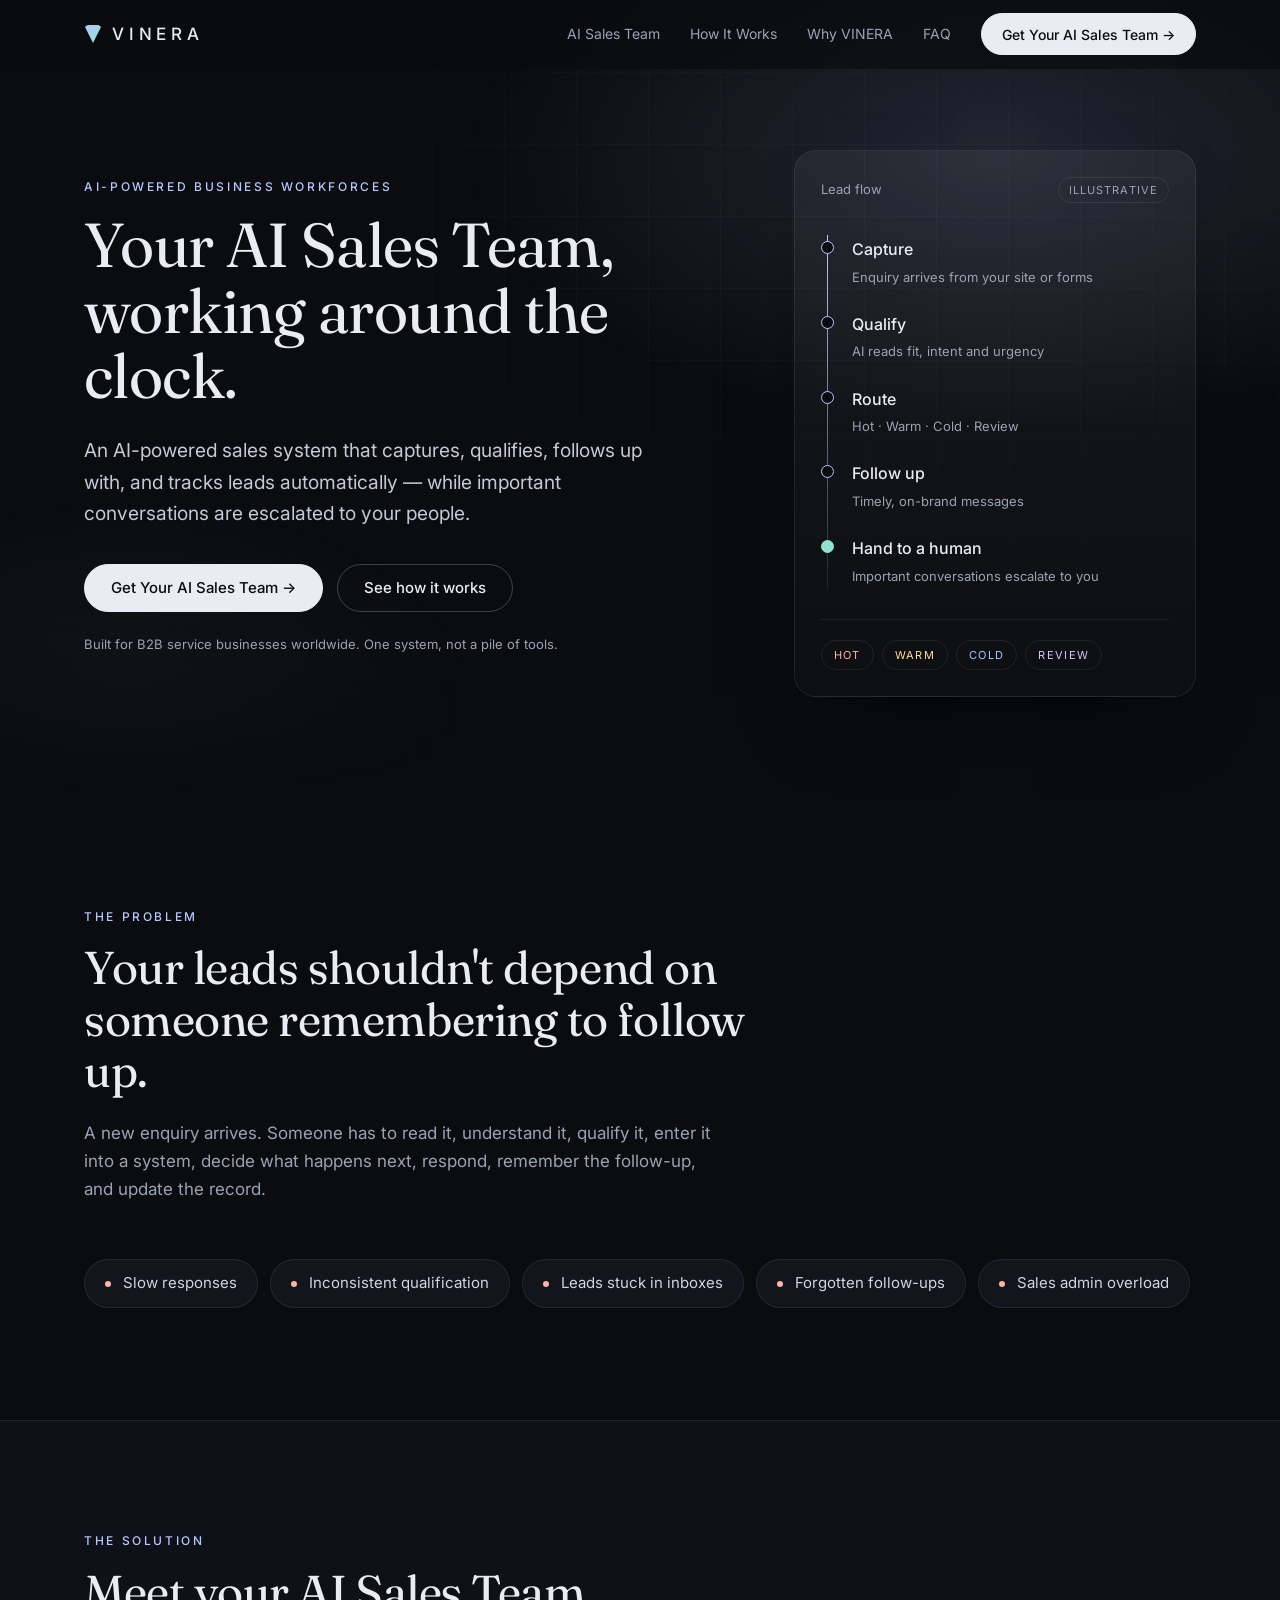
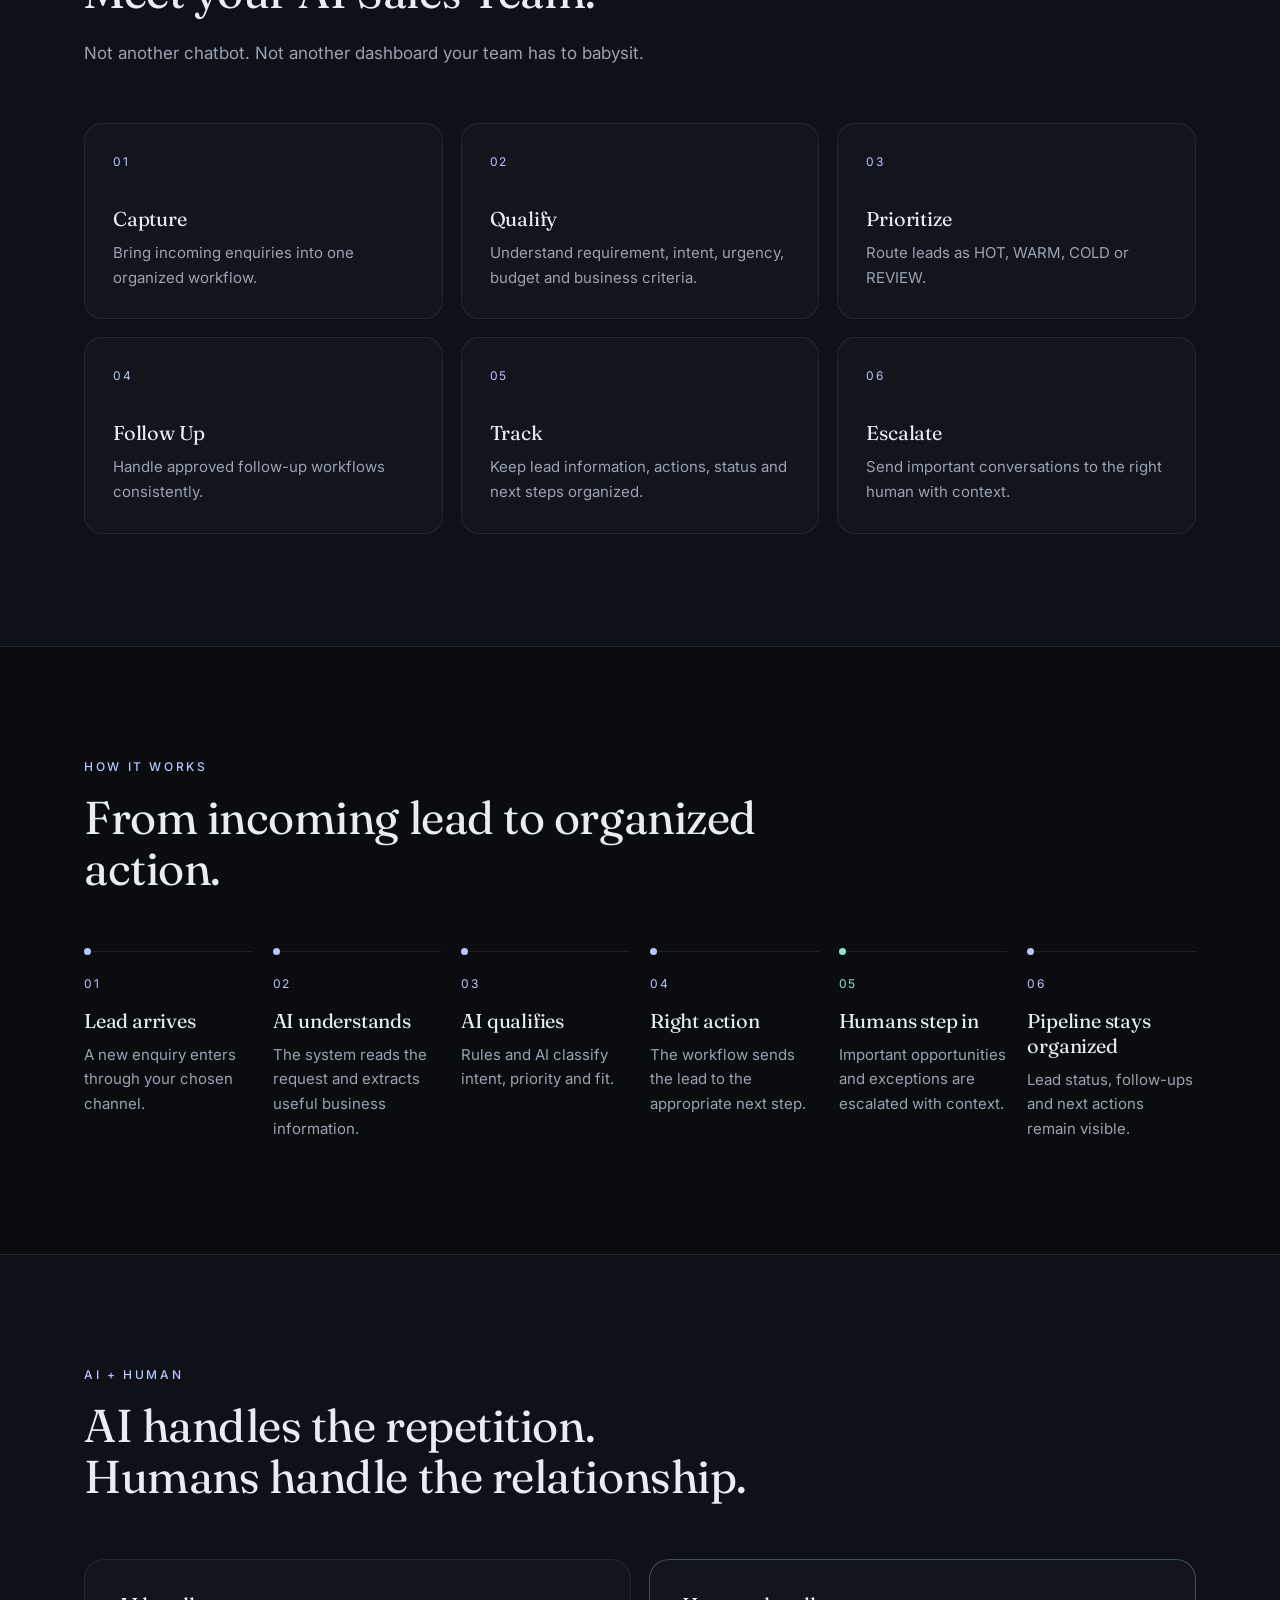
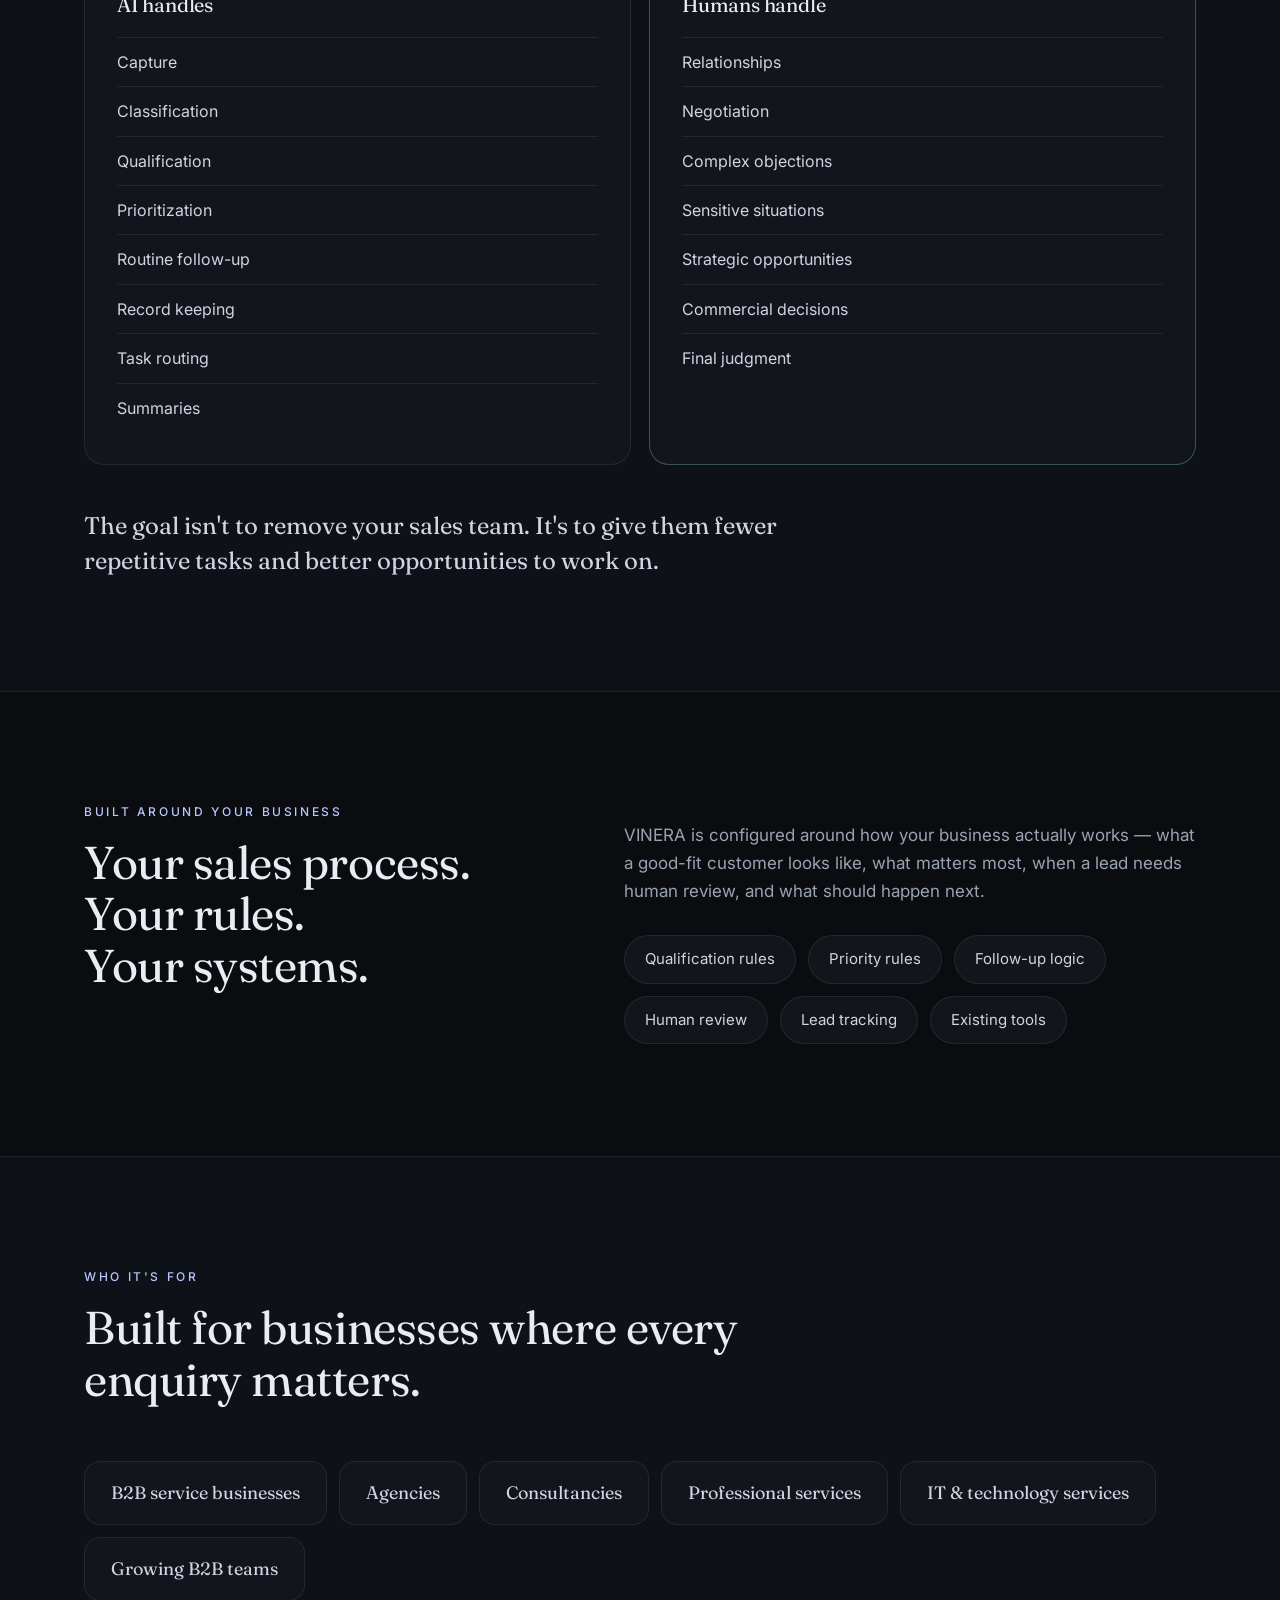
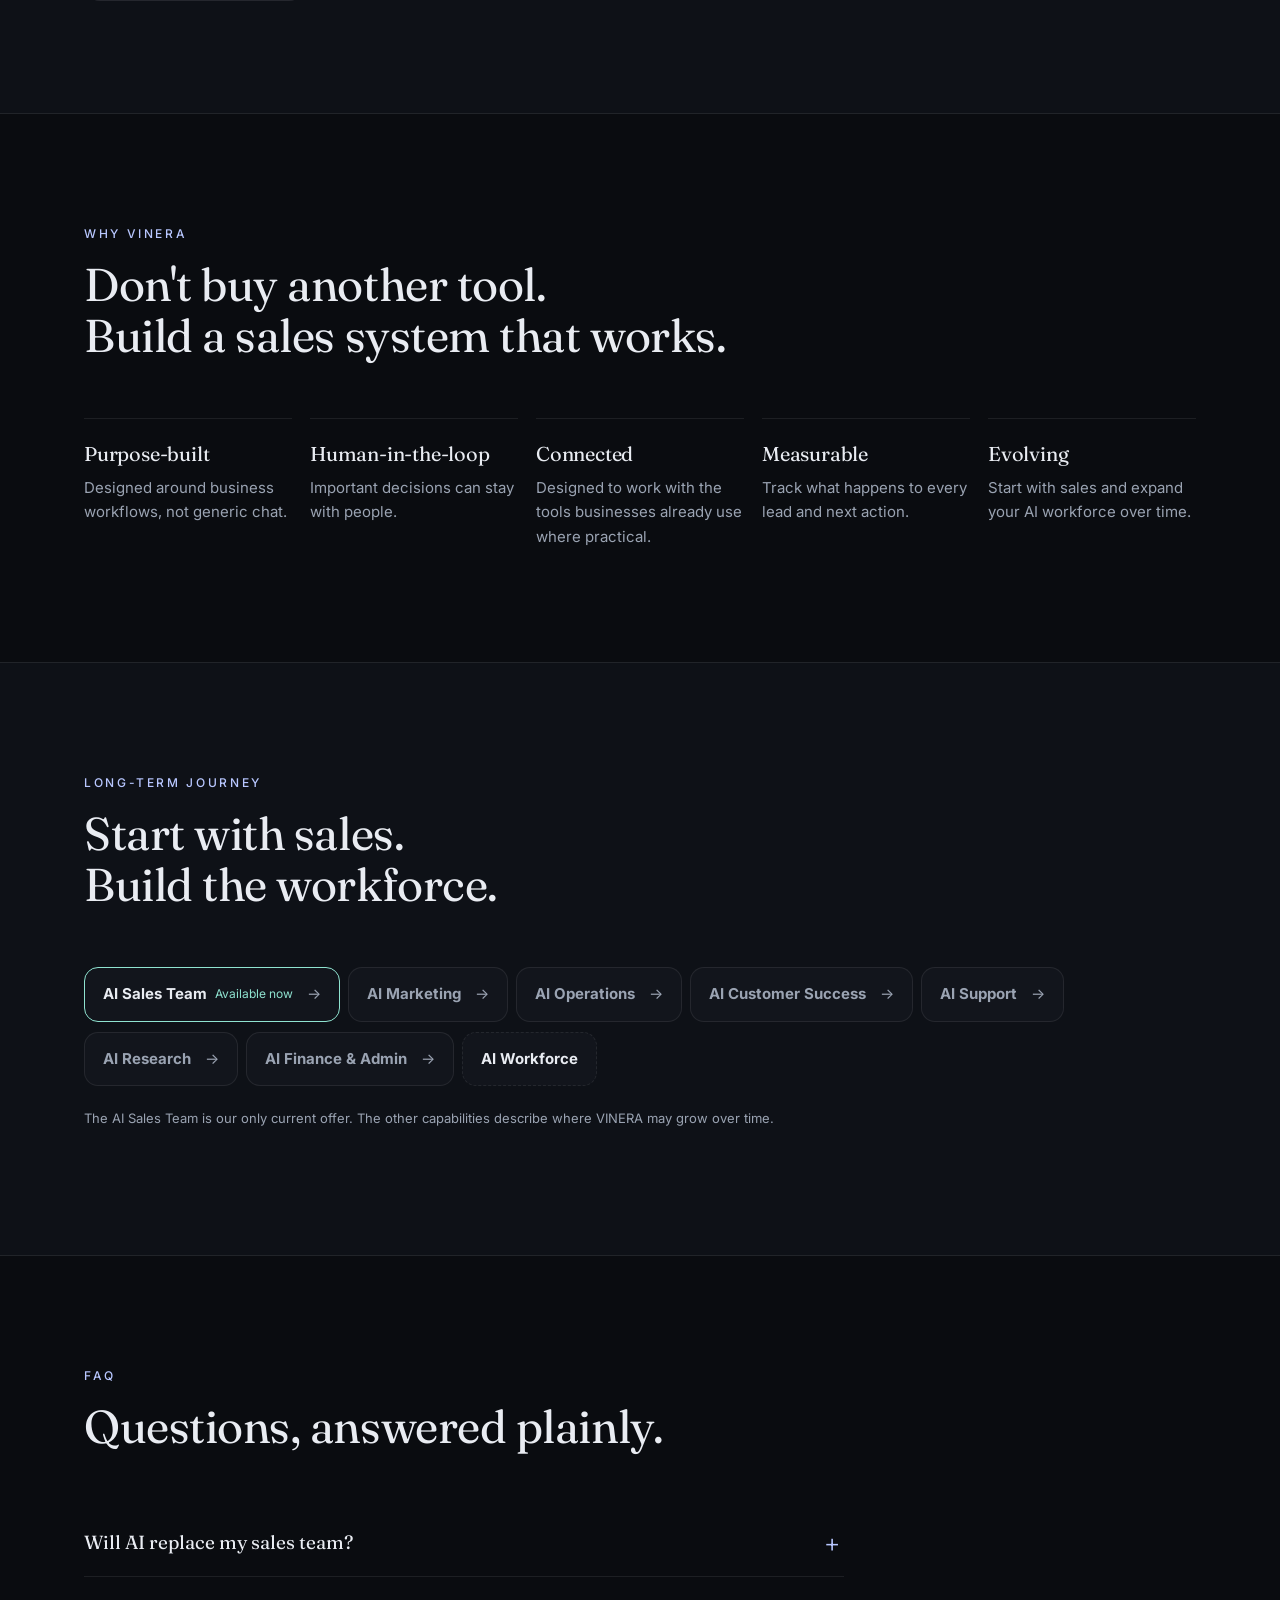
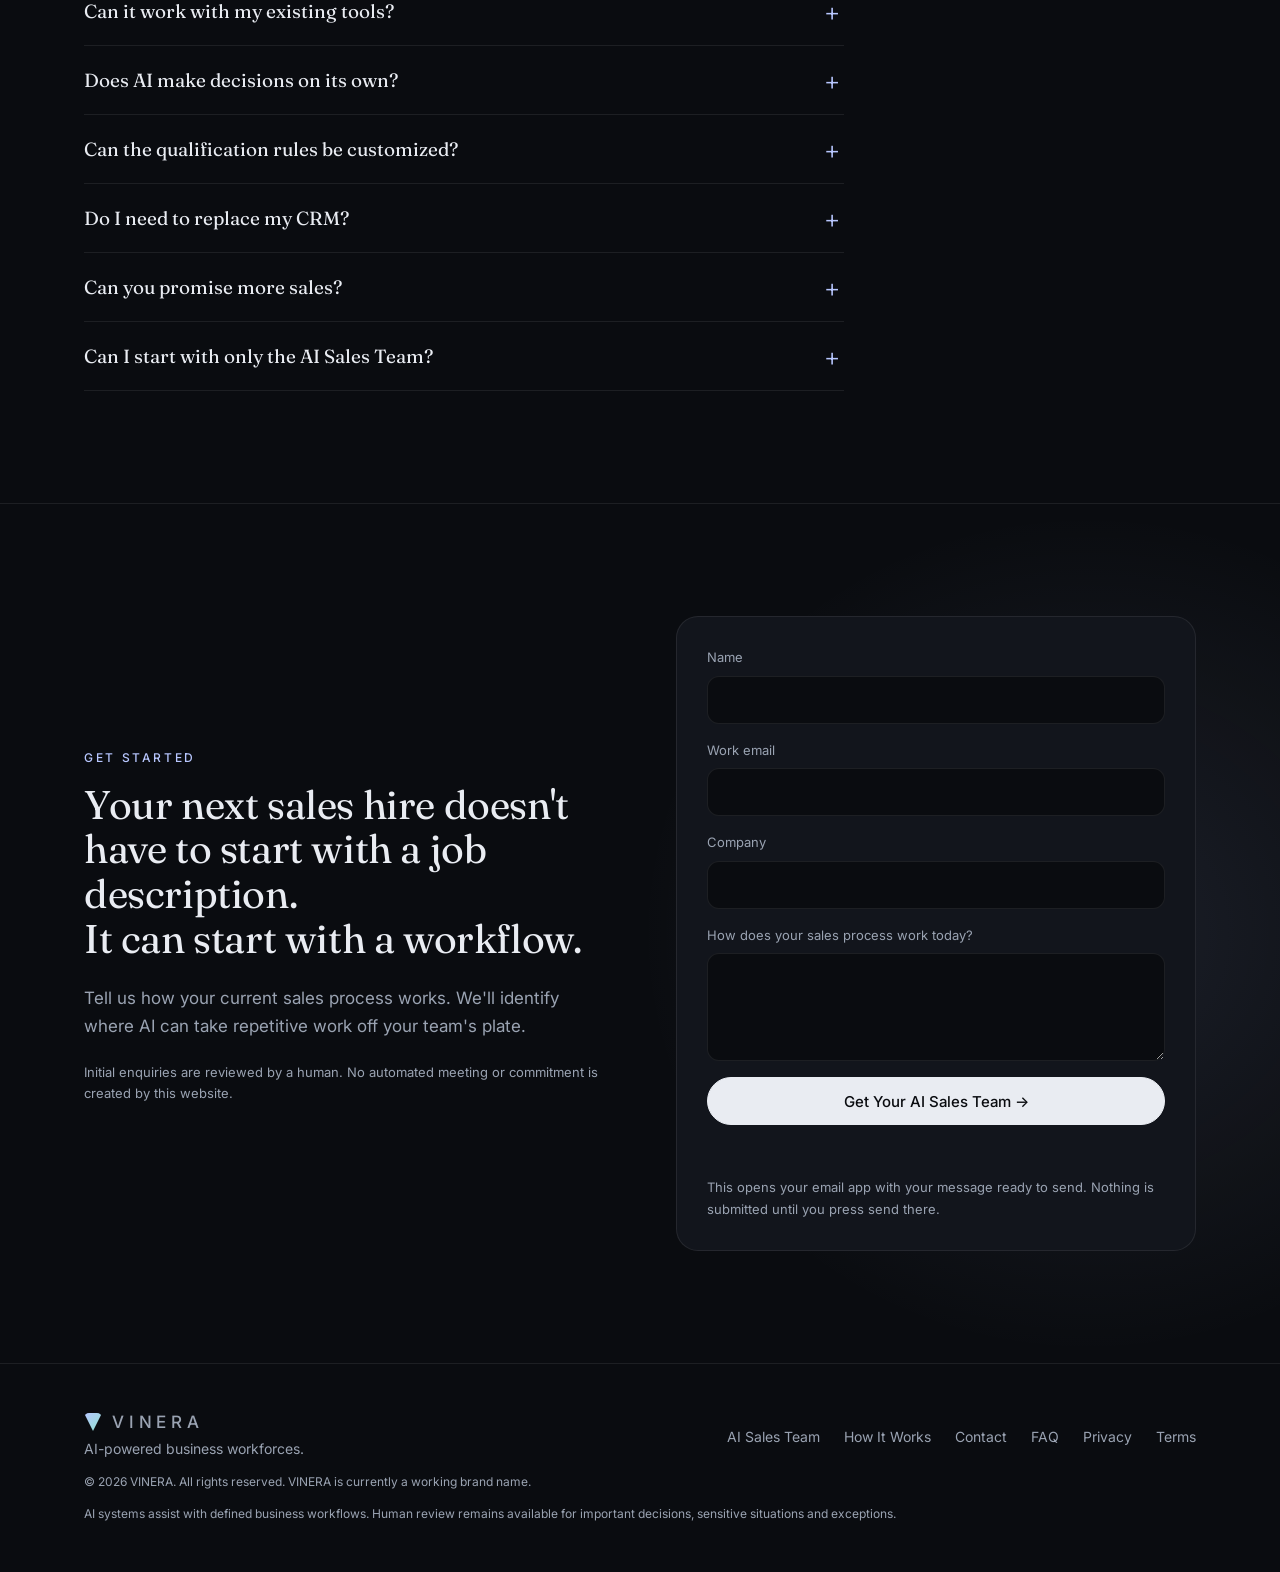
<file: index.html>
<!doctype html>
<html lang="en">
<head>
<meta charset="utf-8">
<meta name="viewport" content="width=device-width, initial-scale=1">
<title>VINERA — Your AI Sales Team</title>
<meta name="description" content="VINERA builds an AI Sales Team for B2B service businesses: lead capture, qualification, follow-up and tracking, with important conversations escalated to humans.">
<meta name="theme-color" content="#0a0c10">
<link rel="icon" href="data:image/svg+xml,%3Csvg xmlns='http://www.w3.org/2000/svg' viewBox='0 0 32 32'%3E%3Crect width='32' height='32' rx='8' fill='%230a0c10'/%3E%3Cpath d='M7 9l9 15 9-15' fill='none' stroke='%23b8c7ff' stroke-width='2.5' stroke-linecap='round' stroke-linejoin='round'/%3E%3C/svg%3E">
<link rel="preconnect" href="https://fonts.googleapis.com">
<link rel="preconnect" href="https://fonts.gstatic.com" crossorigin>
<link href="https://fonts.googleapis.com/css2?family=Fraunces:opsz,wght@9..144,400;9..144,500&family=Inter:wght@400;500;600&display=swap" rel="stylesheet">
<link rel="stylesheet" href="styles.css">
</head>
<body>
<a class="skip" href="#main">Skip to content</a>

<header class="nav" id="nav">
  <div class="wrap nav-in">
    <a class="logo" href="#top" aria-label="VINERA home"><span class="logo-mark" aria-hidden="true"></span>VINERA</a>
    <button class="burger" id="burger" aria-label="Open menu" aria-expanded="false" aria-controls="menu"><span></span><span></span></button>
    <nav class="menu" id="menu" aria-label="Primary">
      <a href="#sales-team">AI Sales Team</a>
      <a href="#how">How It Works</a>
      <a href="#why">Why VINERA</a>
      <a href="#faq">FAQ</a>
      <a class="btn btn-sm" href="#contact">Get Your AI Sales Team →</a>
    </nav>
  </div>
</header>

<main id="main">
<section class="hero" id="top">
  <div class="hero-bg" aria-hidden="true"></div>
  <div class="wrap hero-grid">
    <div class="hero-copy">
      <p class="eyebrow">AI-POWERED BUSINESS WORKFORCES</p>
      <h1>Your AI Sales Team,<br>working around the clock.</h1>
      <p class="lead">An AI-powered sales system that captures, qualifies, follows up with, and tracks leads automatically — while important conversations are escalated to your people.</p>
      <div class="cta-row">
        <a class="btn" href="#contact">Get Your AI Sales Team →</a>
        <a class="btn btn-ghost" href="#how">See how it works</a>
      </div>
      <p class="fine">Built for B2B service businesses worldwide. One system, not a pile of tools.</p>
    </div>

    <div class="hero-visual" aria-label="Illustration of the lead flow: capture, qualify, follow up, escalate">
      <div class="panel">
        <div class="panel-head"><span>Lead flow</span><span class="tag">Illustrative</span></div>
        <ol class="flow">
          <li><i class="dot"></i><div><b>Capture</b><small>Enquiry arrives from your site or forms</small></div></li>
          <li><i class="dot"></i><div><b>Qualify</b><small>AI reads fit, intent and urgency</small></div></li>
          <li><i class="dot"></i><div><b>Route</b><small>Hot · Warm · Cold · Review</small></div></li>
          <li><i class="dot"></i><div><b>Follow up</b><small>Timely, on-brand messages</small></div></li>
          <li class="human"><i class="dot"></i><div><b>Hand to a human</b><small>Important conversations escalate to you</small></div></li>
        </ol>
        <div class="chips"><span class="chip c-hot">HOT</span><span class="chip c-warm">WARM</span><span class="chip c-cold">COLD</span><span class="chip c-rev">REVIEW</span></div>
      </div>
    </div>
  </div>
</section>

<section class="sec" id="problem">
  <div class="wrap">
    <div class="sec-head">
      <p class="eyebrow">THE PROBLEM</p>
      <h2>Your leads shouldn't depend on someone remembering to follow up.</h2>
      <p class="body">A new enquiry arrives. Someone has to read it, understand it, qualify it, enter it into a system, decide what happens next, respond, remember the follow-up, and update the record.</p>
    </div>
    <ul class="pains">
      <li>Slow responses</li>
      <li>Inconsistent qualification</li>
      <li>Leads stuck in inboxes</li>
      <li>Forgotten follow-ups</li>
      <li>Sales admin overload</li>
    </ul>
  </div>
</section>

<section class="sec alt" id="sales-team">
  <div class="wrap">
    <div class="sec-head">
      <p class="eyebrow">THE SOLUTION</p>
      <h2>Meet your AI Sales Team.</h2>
      <p class="body">Not another chatbot. Not another dashboard your team has to babysit.</p>
    </div>
    <div class="cards">
      <article class="card"><span class="num">01</span><h3>Capture</h3><p>Bring incoming enquiries into one organized workflow.</p></article>
      <article class="card"><span class="num">02</span><h3>Qualify</h3><p>Understand requirement, intent, urgency, budget and business criteria.</p></article>
      <article class="card"><span class="num">03</span><h3>Prioritize</h3><p>Route leads as HOT, WARM, COLD or REVIEW.</p></article>
      <article class="card"><span class="num">04</span><h3>Follow Up</h3><p>Handle approved follow-up workflows consistently.</p></article>
      <article class="card"><span class="num">05</span><h3>Track</h3><p>Keep lead information, actions, status and next steps organized.</p></article>
      <article class="card"><span class="num">06</span><h3>Escalate</h3><p>Send important conversations to the right human with context.</p></article>
    </div>
  </div>
</section>

<section class="sec" id="how">
  <div class="wrap">
    <div class="sec-head">
      <p class="eyebrow">HOW IT WORKS</p>
      <h2>From incoming lead to organized action.</h2>
    </div>
    <ol class="steps">
      <li><span class="step-n">01</span><h3>Lead arrives</h3><p>A new enquiry enters through your chosen channel.</p></li>
      <li><span class="step-n">02</span><h3>AI understands</h3><p>The system reads the request and extracts useful business information.</p></li>
      <li><span class="step-n">03</span><h3>AI qualifies</h3><p>Rules and AI classify intent, priority and fit.</p></li>
      <li><span class="step-n">04</span><h3>Right action</h3><p>The workflow sends the lead to the appropriate next step.</p></li>
      <li class="is-human"><span class="step-n">05</span><h3>Humans step in</h3><p>Important opportunities and exceptions are escalated with context.</p></li>
      <li><span class="step-n">06</span><h3>Pipeline stays organized</h3><p>Lead status, follow-ups and next actions remain visible.</p></li>
    </ol>
  </div>
</section>

<section class="sec alt" id="ai-human">
  <div class="wrap">
    <div class="sec-head">
      <p class="eyebrow">AI + HUMAN</p>
      <h2>AI handles the repetition.<br>Humans handle the relationship.</h2>
    </div>
    <div class="duo">
      <div class="duo-col">
        <h3>AI handles</h3>
        <ul><li>Capture</li><li>Classification</li><li>Qualification</li><li>Prioritization</li><li>Routine follow-up</li><li>Record keeping</li><li>Task routing</li><li>Summaries</li></ul>
      </div>
      <div class="duo-col human">
        <h3>Humans handle</h3>
        <ul><li>Relationships</li><li>Negotiation</li><li>Complex objections</li><li>Sensitive situations</li><li>Strategic opportunities</li><li>Commercial decisions</li><li>Final judgment</li></ul>
      </div>
    </div>
    <p class="closing">The goal isn't to remove your sales team. It's to give them fewer repetitive tasks and better opportunities to work on.</p>
  </div>
</section>

<section class="sec" id="custom">
  <div class="wrap why-grid">
    <div>
      <p class="eyebrow">BUILT AROUND YOUR BUSINESS</p>
      <h2>Your sales process.<br>Your rules.<br>Your systems.</h2>
    </div>
    <div>
      <p class="body">VINERA is configured around how your business actually works — what a good-fit customer looks like, what matters most, when a lead needs human review, and what should happen next.</p>
      <ul class="tags">
        <li>Qualification rules</li><li>Priority rules</li><li>Follow-up logic</li><li>Human review</li><li>Lead tracking</li><li>Existing tools</li>
      </ul>
    </div>
  </div>
</section>

<section class="sec alt" id="who">
  <div class="wrap">
    <div class="sec-head">
      <p class="eyebrow">WHO IT'S FOR</p>
      <h2>Built for businesses where every enquiry matters.</h2>
    </div>
    <ul class="who">
      <li>B2B service businesses</li><li>Agencies</li><li>Consultancies</li><li>Professional services</li><li>IT &amp; technology services</li><li>Growing B2B teams</li>
    </ul>
  </div>
</section>

<section class="sec" id="why">
  <div class="wrap">
    <div class="sec-head">
      <p class="eyebrow">WHY VINERA</p>
      <h2>Don't buy another tool.<br>Build a sales system that works.</h2>
    </div>
    <ul class="five">
      <li><h3>Purpose-built</h3><p>Designed around business workflows, not generic chat.</p></li>
      <li><h3>Human-in-the-loop</h3><p>Important decisions can stay with people.</p></li>
      <li><h3>Connected</h3><p>Designed to work with the tools businesses already use where practical.</p></li>
      <li><h3>Measurable</h3><p>Track what happens to every lead and next action.</p></li>
      <li><h3>Evolving</h3><p>Start with sales and expand your AI workforce over time.</p></li>
    </ul>
  </div>
</section>

<section class="sec alt" id="journey">
  <div class="wrap">
    <div class="sec-head">
      <p class="eyebrow">LONG-TERM JOURNEY</p>
      <h2>Start with sales.<br>Build the workforce.</h2>
    </div>
    <ol class="journey">
      <li class="now"><b>AI Sales Team</b><small>Available now</small></li>
      <li><b>AI Marketing</b></li>
      <li><b>AI Operations</b></li>
      <li><b>AI Customer Success</b></li>
      <li><b>AI Support</b></li>
      <li><b>AI Research</b></li>
      <li><b>AI Finance &amp; Admin</b></li>
      <li class="end"><b>AI Workforce</b></li>
    </ol>
    <p class="fine">The AI Sales Team is our only current offer. The other capabilities describe where VINERA may grow over time.</p>
  </div>
</section>

<section class="sec" id="faq">
  <div class="wrap narrow">
    <div class="sec-head">
      <p class="eyebrow">FAQ</p>
      <h2>Questions, answered plainly.</h2>
    </div>
    <div class="faq">
      <details><summary>Will AI replace my sales team?</summary><p>No. The system is designed to automate repetitive sales operations while keeping important conversations and decisions with humans.</p></details>
      <details><summary>Can it work with my existing tools?</summary><p>Yes. The system is designed around your existing workflow and the tools you already use where practical.</p></details>
      <details><summary>Does AI make decisions on its own?</summary><p>Only within the repeatable rules and workflows defined for the business. Important, sensitive or uncertain situations can be routed for human review.</p></details>
      <details><summary>Can the qualification rules be customized?</summary><p>Yes. Qualification, priority, follow-up and escalation logic are configured around the business.</p></details>
      <details><summary>Do I need to replace my CRM?</summary><p>Not necessarily. VINERA can be designed around an existing lead-management setup.</p></details>
      <details><summary>Can you promise more sales?</summary><p>No. VINERA automates and organizes parts of the sales workflow; business outcomes depend on the business, offer, leads, market and many other factors.</p></details>
      <details><summary>Can I start with only the AI Sales Team?</summary><p>Yes. That's the recommended starting point. Other AI workforce capabilities can be added later.</p></details>
    </div>
  </div>
</section>

<section class="sec cta-sec" id="contact">
  <div class="wrap cta-grid">
    <div>
      <p class="eyebrow">GET STARTED</p>
      <h2>Your next sales hire doesn't have to start with a job description.<br>It can start with a workflow.</h2>
      <p class="body">Tell us how your current sales process works. We'll identify where AI can take repetitive work off your team's plate.</p>
      <p class="fine">Initial enquiries are reviewed by a human. No automated meeting or commitment is created by this website.</p>
    </div>
    <form class="form" id="form" novalidate>
      <label>Name<input name="name" autocomplete="name" required></label>
      <label>Work email<input name="email" type="email" autocomplete="email" required></label>
      <label>Company<input name="company" autocomplete="organization"></label>
      <label>How does your sales process work today?<textarea name="message" rows="4"></textarea></label>
      <button class="btn" type="submit">Get Your AI Sales Team →</button>
      <p class="form-note" id="form-note" role="status" aria-live="polite"></p>
      <p class="form-help">This opens your email app with your message ready to send. Nothing is submitted until you press send there.</p>
    </form>
  </div>
</section>
</main>

<footer class="foot">
  <div class="wrap foot-in">
    <div class="foot-top">
      <div>
        <a class="logo" href="#top"><span class="logo-mark" aria-hidden="true"></span>VINERA</a>
        <p>AI-powered business workforces.</p>
      </div>
      <nav class="foot-links" aria-label="Footer">
        <a href="#sales-team">AI Sales Team</a>
        <a href="#how">How It Works</a>
        <a href="#contact">Contact</a>
        <a href="#faq">FAQ</a>
        <a href="privacy.html">Privacy</a>
        <a href="terms.html">Terms</a>
      </nav>
    </div>
    <p class="legal">© 2026 VINERA. All rights reserved. VINERA is currently a working brand name.</p>
    <p class="legal">AI systems assist with defined business workflows. Human review remains available for important decisions, sensitive situations and exceptions.</p>
  </div>
</footer>

<script src="script.js"></script>
</body>
</html>
</file>
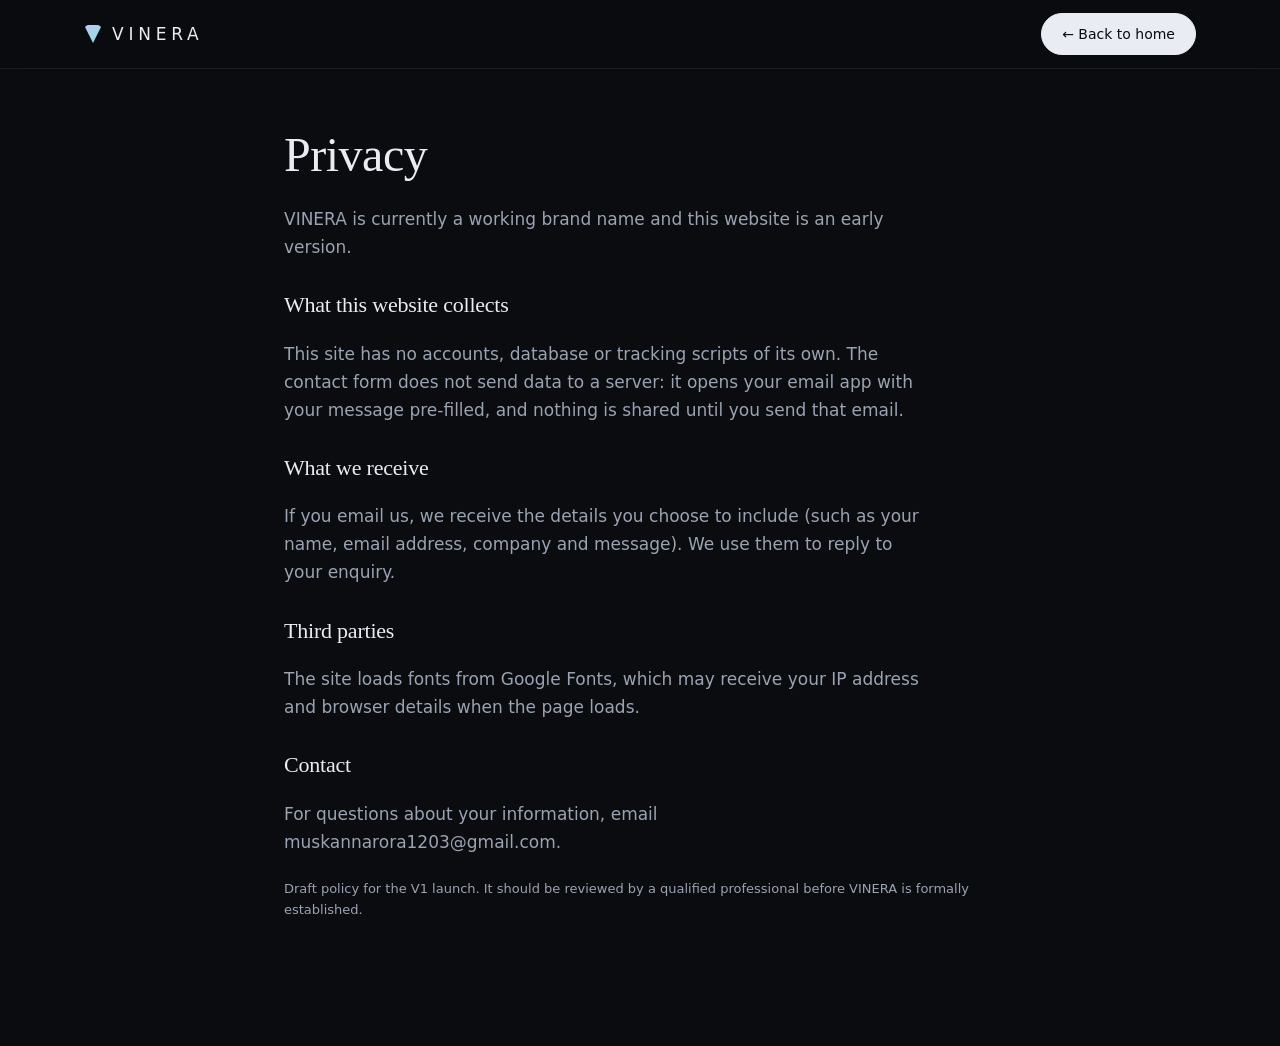
<file: privacy.html>
<!doctype html><html lang="en"><head><meta charset="utf-8"><meta name="viewport" content="width=device-width, initial-scale=1"><title>Privacy — VINERA</title><meta name="robots" content="noindex"><link rel="stylesheet" href="styles.css"></head><body><header class="nav scrolled"><div class="wrap nav-in"><a class="logo" href="index.html"><span class="logo-mark" aria-hidden="true"></span>VINERA</a><a class="btn btn-sm" href="index.html">← Back to home</a></div></header><main class="sec legal-page"><div class="wrap narrow"><h1>Privacy</h1><p class="body">VINERA is currently a working brand name and this website is an early version.</p>
<h2>What this website collects</h2><p class="body">This site has no accounts, database or tracking scripts of its own. The contact form does not send data to a server: it opens your email app with your message pre-filled, and nothing is shared until you send that email.</p>
<h2>What we receive</h2><p class="body">If you email us, we receive the details you choose to include (such as your name, email address, company and message). We use them to reply to your enquiry.</p>
<h2>Third parties</h2><p class="body">The site loads fonts from Google Fonts, which may receive your IP address and browser details when the page loads.</p>
<h2>Contact</h2><p class="body">For questions about your information, email muskannarora1203@gmail.com.</p>
<p class="fine">Draft policy for the V1 launch. It should be reviewed by a qualified professional before VINERA is formally established.</p></div></main></body></html>
</file>
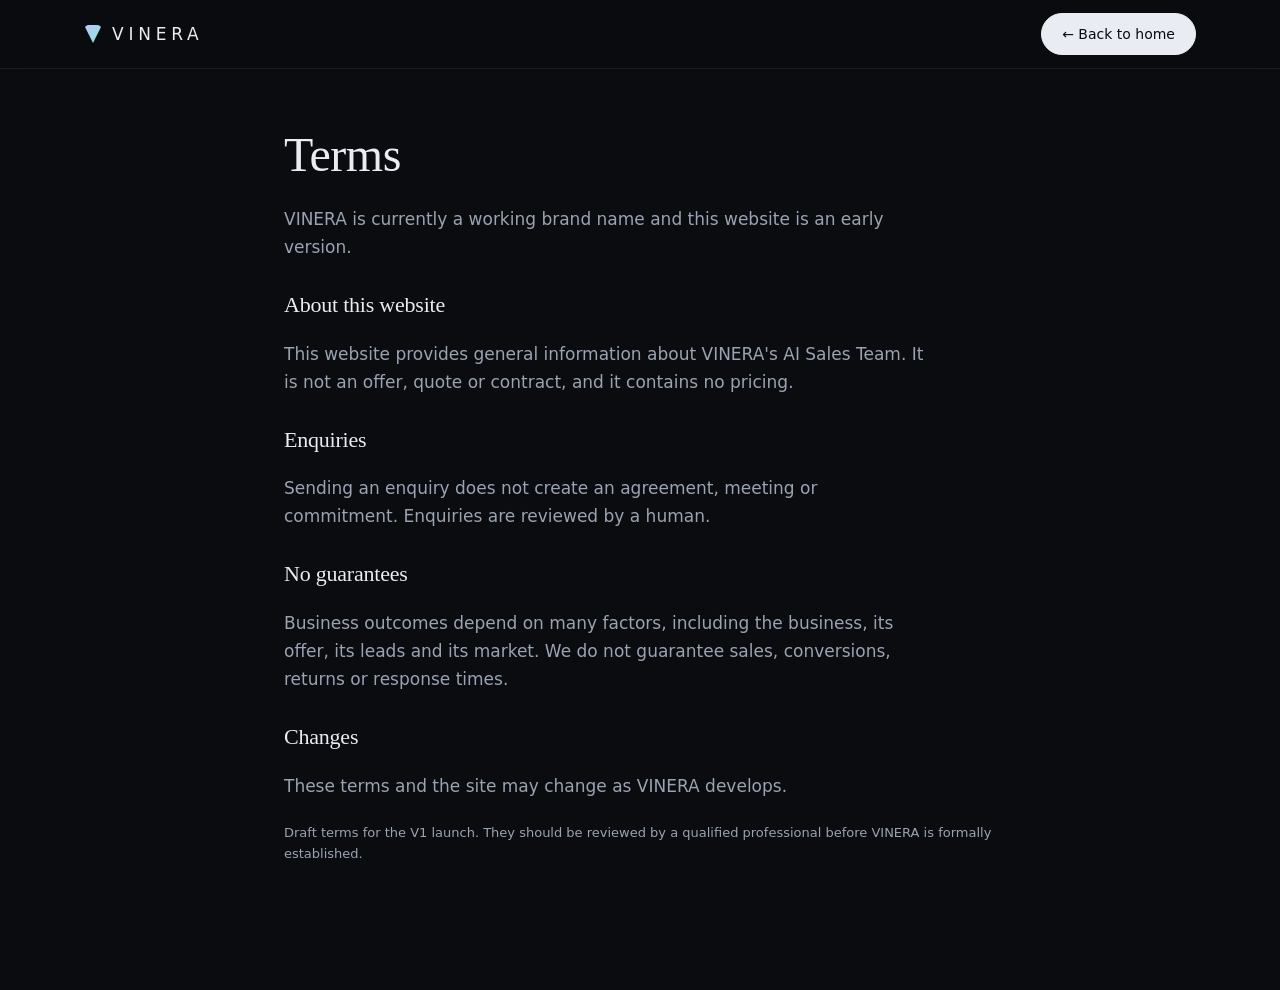
<file: terms.html>
<!doctype html><html lang="en"><head><meta charset="utf-8"><meta name="viewport" content="width=device-width, initial-scale=1"><title>Terms — VINERA</title><meta name="robots" content="noindex"><link rel="stylesheet" href="styles.css"></head><body><header class="nav scrolled"><div class="wrap nav-in"><a class="logo" href="index.html"><span class="logo-mark" aria-hidden="true"></span>VINERA</a><a class="btn btn-sm" href="index.html">← Back to home</a></div></header><main class="sec legal-page"><div class="wrap narrow"><h1>Terms</h1><p class="body">VINERA is currently a working brand name and this website is an early version.</p>
<h2>About this website</h2><p class="body">This website provides general information about VINERA's AI Sales Team. It is not an offer, quote or contract, and it contains no pricing.</p>
<h2>Enquiries</h2><p class="body">Sending an enquiry does not create an agreement, meeting or commitment. Enquiries are reviewed by a human.</p>
<h2>No guarantees</h2><p class="body">Business outcomes depend on many factors, including the business, its offer, its leads and its market. We do not guarantee sales, conversions, returns or response times.</p>
<h2>Changes</h2><p class="body">These terms and the site may change as VINERA develops.</p>
<p class="fine">Draft terms for the V1 launch. They should be reviewed by a qualified professional before VINERA is formally established.</p></div></main></body></html>
</file>
<file: styles.css>
:root{
  --bg:#0a0c10; --bg2:#0e1117; --surface:#12151c; --line:rgba(255,255,255,.08);
  --text:#e9ecf2; --muted:#9aa3b2; --accent:#b8c7ff; --accent2:#8fe3d0;
  --serif:"Fraunces",Georgia,"Times New Roman",serif;
  --sans:"Inter",system-ui,-apple-system,"Segoe UI",Roboto,sans-serif;
  --max:1160px;
}
*{box-sizing:border-box}
html{scroll-behavior:smooth;scroll-padding-top:76px}
body{margin:0;background:var(--bg);color:var(--text);font:400 16px/1.65 var(--sans);-webkit-font-smoothing:antialiased;overflow-x:hidden}
img,svg{max-width:100%}
a{color:inherit;text-decoration:none}
.wrap{width:100%;max-width:var(--max);margin:0 auto;padding:0 24px}
.narrow{max-width:760px}
.skip{position:absolute;left:-999px;top:8px;background:#fff;color:#000;padding:8px 12px;border-radius:6px;z-index:100}
.skip:focus{left:8px}
:focus-visible{outline:2px solid var(--accent);outline-offset:3px;border-radius:6px}

/* nav */
.nav{position:fixed;inset:0 0 auto 0;z-index:50;background:rgba(10,12,16,.72);backdrop-filter:blur(14px);-webkit-backdrop-filter:blur(14px);border-bottom:1px solid transparent;transition:border-color .3s}
.nav.scrolled{border-color:var(--line)}
.nav-in{display:flex;align-items:center;justify-content:space-between;height:68px}
.logo{display:inline-flex;align-items:center;gap:10px;font:500 17px var(--sans);letter-spacing:.28em}
.logo-mark{width:18px;height:18px;border-radius:5px;background:linear-gradient(135deg,var(--accent),var(--accent2));clip-path:polygon(0 0,100% 0,50% 100%)}
.menu{display:flex;align-items:center;gap:30px;font-size:14px;color:var(--muted)}
.menu a:not(.btn):hover{color:var(--text)}
.burger{display:none;width:44px;height:44px;border:0;background:none;position:relative;cursor:pointer}
.burger span{position:absolute;left:11px;right:11px;height:1.5px;background:var(--text);transition:.25s}
.burger span:nth-child(1){top:18px}.burger span:nth-child(2){top:26px}
.burger[aria-expanded=true] span:nth-child(1){top:22px;transform:rotate(45deg)}
.burger[aria-expanded=true] span:nth-child(2){top:22px;transform:rotate(-45deg)}

/* buttons */
.btn{display:inline-flex;align-items:center;justify-content:center;min-height:48px;padding:0 26px;border-radius:999px;background:var(--text);color:#0a0c10;font:500 15px var(--sans);border:1px solid var(--text);cursor:pointer;transition:transform .2s,background .2s,color .2s}
.btn:hover{background:var(--accent);border-color:var(--accent);transform:translateY(-1px)}
.btn-sm{min-height:42px;padding:0 20px;font-size:14px;color:#0a0c10!important}
.btn-ghost{background:transparent;color:var(--text);border-color:rgba(255,255,255,.22)}
.btn-ghost:hover{background:rgba(255,255,255,.06);border-color:rgba(255,255,255,.4);color:var(--text)}

/* type */
.eyebrow{font:500 12px var(--sans);letter-spacing:.22em;color:var(--accent);margin:0 0 18px}
h1,h2,h3{font-family:var(--serif);font-weight:400;margin:0;letter-spacing:-.01em}
h1{font-size:clamp(36px,5vw,62px);line-height:1.06;text-wrap:balance}
h2{font-size:clamp(28px,3.8vw,46px);line-height:1.12}
h3{font-size:20px;line-height:1.25}
.lead{font-size:clamp(17px,1.5vw,20px);color:#c4cad6;max-width:560px;margin:26px 0 34px}
.body{color:var(--muted);font-size:17px;max-width:640px}
.fine{font-size:13px;color:var(--muted);margin-top:22px}

/* hero */
.hero{position:relative;padding:150px 0 100px;overflow:hidden}
.hero-bg{position:absolute;inset:0;background:radial-gradient(60% 50% at 78% 20%,rgba(184,199,255,.14),transparent 70%),radial-gradient(40% 40% at 10% 90%,rgba(143,227,208,.07),transparent 70%);
  -webkit-mask-image:linear-gradient(#000 70%,transparent);mask-image:linear-gradient(#000 70%,transparent)}
.hero-bg::after{content:"";position:absolute;inset:0;background-image:linear-gradient(var(--line) 1px,transparent 1px),linear-gradient(90deg,var(--line) 1px,transparent 1px);background-size:72px 72px;opacity:.35;-webkit-mask-image:radial-gradient(70% 60% at 60% 30%,#000,transparent);mask-image:radial-gradient(70% 60% at 60% 30%,#000,transparent)}
.hero-grid{position:relative;display:grid;grid-template-columns:1.3fr .8fr;gap:56px;align-items:center}
.cta-row{display:flex;gap:14px;flex-wrap:wrap}
.panel{background:linear-gradient(180deg,rgba(255,255,255,.05),rgba(255,255,255,.015));border:1px solid var(--line);border-radius:22px;padding:26px;box-shadow:0 40px 80px -40px rgba(0,0,0,.8)}
.panel-head{display:flex;justify-content:space-between;align-items:center;font-size:13px;color:var(--muted);margin-bottom:22px}
.tag{font-size:11px;letter-spacing:.1em;text-transform:uppercase;border:1px solid var(--line);padding:3px 10px;border-radius:99px}
.flow{list-style:none;margin:0;padding:0;position:relative}
.flow::before{content:"";position:absolute;left:6px;top:10px;bottom:10px;width:1px;background:linear-gradient(var(--accent),rgba(184,199,255,.1))}
.flow li{display:flex;gap:18px;padding:11px 0;position:relative;opacity:0;transform:translateY(8px);animation:rise .6s forwards}
.flow li:nth-child(2){animation-delay:.15s}.flow li:nth-child(3){animation-delay:.3s}.flow li:nth-child(4){animation-delay:.45s}.flow li:nth-child(5){animation-delay:.6s}
.dot{flex:none;width:13px;height:13px;border-radius:50%;background:var(--bg);border:1px solid var(--accent);margin-top:5px;position:relative;z-index:1}
.human .dot{background:var(--accent2);border-color:var(--accent2)}
.flow b{font-weight:500;display:block}
.flow small{color:var(--muted);font-size:13px}
.chips{display:flex;flex-wrap:wrap;gap:8px;margin-top:20px;padding-top:20px;border-top:1px solid var(--line)}
.chip{font-size:11px;letter-spacing:.12em;padding:5px 12px;border-radius:99px;border:1px solid var(--line);color:var(--muted)}
.c-hot{color:#ffb4a2}.c-warm{color:#ffd9a0}.c-cold{color:#a9c8ff}.c-rev{color:#d6c4ff}
@keyframes rise{to{opacity:1;transform:none}}

.strip{border-block:1px solid var(--line);background:var(--bg2)}
.strip-in{display:flex;justify-content:space-between;gap:24px;padding-block:30px;font-family:var(--serif);font-size:clamp(17px,1.8vw,22px);color:#cfd5e1}
.strip-in p{margin:0;max-width:520px}
.strip-in p:last-child{color:var(--muted)}

/* sections */
.sec{padding:112px 0}
.alt{background:var(--bg2);border-block:1px solid var(--line)}
.sec-head{margin-bottom:56px;max-width:700px}
.sec-head .body{margin-top:18px}
.sec h2+.body{margin-top:22px}
.narrow .body+.body{margin-top:16px}

.cards{display:grid;grid-template-columns:repeat(3,1fr);gap:18px}
.card{background:var(--surface);border:1px solid var(--line);border-radius:18px;padding:28px;transition:border-color .3s,transform .3s}
.card:hover{border-color:rgba(184,199,255,.35);transform:translateY(-3px)}
.num{display:block;font-size:12px;letter-spacing:.14em;color:var(--accent);margin-bottom:34px}
.card p{margin:10px 0 0;color:var(--muted);font-size:15px}

.steps{list-style:none;margin:0;padding:0;display:grid;grid-template-columns:repeat(5,1fr);gap:20px;counter-reset:s}
.steps li{border-top:1px solid var(--line);padding-top:22px}
.step-n{display:inline-grid;place-items:center;width:34px;height:34px;border-radius:50%;border:1px solid var(--accent);color:var(--accent);font-size:14px;margin-bottom:18px}
.steps p{color:var(--muted);font-size:15px;margin:10px 0 0}

.why-grid{display:grid;grid-template-columns:.9fr 1.1fr;gap:72px;align-items:start}
.why-list{list-style:none;margin:0;padding:0}
.why-list li{padding:24px 0;border-top:1px solid var(--line)}
.why-list li:first-child{border-top:0;padding-top:0}
.why-list p{margin:8px 0 0;color:var(--muted)}

.faq details{border-bottom:1px solid var(--line)}
.faq summary{list-style:none;cursor:pointer;padding:22px 40px 22px 0;font:400 19px var(--serif);position:relative;min-height:48px}
.faq summary::-webkit-details-marker{display:none}
.faq summary::after{content:"+";position:absolute;right:4px;top:50%;transform:translateY(-50%);font:300 26px var(--sans);color:var(--accent);transition:transform .25s}
.faq details[open] summary::after{transform:translateY(-50%) rotate(45deg)}
.faq details p{margin:0 0 24px;color:var(--muted);max-width:640px}

.cta-sec{background:radial-gradient(50% 70% at 85% 50%,rgba(184,199,255,.1),transparent 70%),var(--bg);border-top:1px solid var(--line)}
.cta-grid{display:grid;grid-template-columns:1fr 1fr;gap:72px;align-items:center}
.form{display:grid;gap:16px;background:var(--surface);border:1px solid var(--line);border-radius:22px;padding:30px}
.form label{display:grid;gap:7px;font-size:13px;color:var(--muted)}
.form input,.form textarea{width:100%;font:400 16px var(--sans);color:var(--text);background:var(--bg);border:1px solid var(--line);border-radius:12px;padding:13px 14px;min-height:48px}
.form input:focus,.form textarea:focus{outline:none;border-color:var(--accent)}
.form .btn{width:100%}
.form-note{margin:0;font-size:14px;min-height:20px;color:var(--accent2)}
.form-note.err{color:#ffb4a2}

.foot{border-top:1px solid var(--line);padding:48px 0;color:var(--muted);font-size:14px}
.foot-in{display:grid;gap:12px}
.foot p{margin:0}.legal{font-size:12px}

/* responsive */
@media (max-width:1100px){
  .cards{grid-template-columns:repeat(2,1fr)}
  .steps{grid-template-columns:repeat(3,1fr)}
}
@media (max-width:900px){
  .hero{padding:120px 0 72px}
  .hero-grid,.why-grid,.cta-grid{grid-template-columns:1fr;gap:44px}
  .sec{padding:80px 0}
  .strip-in{flex-direction:column;gap:10px}
  .burger{display:block}
  .menu{position:fixed;top:68px;left:0;right:0;flex-direction:column;align-items:stretch;gap:0;padding:8px 24px 24px;background:rgba(10,12,16,.97);border-bottom:1px solid var(--line);transform:translateY(-12px);opacity:0;visibility:hidden;transition:.25s}
  .menu.open{transform:none;opacity:1;visibility:visible}
  .menu a:not(.btn){padding:16px 0;font-size:17px;color:var(--text);border-bottom:1px solid var(--line);min-height:48px}
  .menu .btn{margin-top:18px}
}
@media (max-width:600px){
  .wrap{padding:0 20px}
  .cards,.steps{grid-template-columns:1fr}
  .cta-row .btn{width:100%}
  .form{padding:22px}
}
@media (prefers-reduced-motion:reduce){
  html{scroll-behavior:auto}
  *{animation:none!important;transition:none!important}
  .flow li{opacity:1;transform:none}
}

/* v1.1 additions */
.pains,.tags,.who{list-style:none;margin:0;padding:0;display:flex;flex-wrap:wrap;gap:12px}
.pains li,.tags li,.who li{border:1px solid var(--line);background:var(--surface);border-radius:999px;padding:11px 20px;font-size:15px;color:#cfd5e1}
.pains li::before{content:"";display:inline-block;width:6px;height:6px;border-radius:50%;background:#ffb4a2;margin-right:12px;vertical-align:middle}
.tags{margin-top:30px}
.who li{font-family:var(--serif);font-size:18px;padding:16px 26px;border-radius:16px}
.steps{grid-template-columns:repeat(6,1fr)}
.step-n{width:auto;height:auto;border:0;display:block;font-size:12px;letter-spacing:.14em;margin-bottom:14px}
.steps li{position:relative}
.steps li::before{content:"";position:absolute;top:-4px;left:0;width:7px;height:7px;border-radius:50%;background:var(--accent)}
.steps li.is-human::before{background:var(--accent2)}
.steps li.is-human .step-n{color:var(--accent2)}
.duo{display:grid;grid-template-columns:1fr 1fr;gap:18px}
.duo-col{background:var(--surface);border:1px solid var(--line);border-radius:20px;padding:32px}
.duo-col.human{border-color:rgba(143,227,208,.3)}
.duo-col ul{list-style:none;margin:20px 0 0;padding:0}
.duo-col li{padding:11px 0;border-top:1px solid var(--line);color:#cfd5e1}
.closing{font:400 clamp(19px,2vw,24px)/1.45 var(--serif);color:#cfd5e1;max-width:720px;margin:44px 0 0}
.five{list-style:none;margin:0;padding:0;display:grid;grid-template-columns:repeat(5,1fr);gap:18px}
.five li{border-top:1px solid var(--line);padding-top:22px}
.five p{margin:10px 0 0;color:var(--muted);font-size:15px}
.journey{list-style:none;margin:0;padding:0;display:flex;flex-wrap:wrap;gap:10px 8px;align-items:center}
.journey li{display:flex;align-items:center;gap:8px;border:1px solid var(--line);background:var(--surface);border-radius:14px;padding:14px 18px;font-size:15px}
.journey li small{display:block;color:var(--accent2);font-size:12px}
.journey li:not(:last-child)::after{content:"→";color:var(--muted);margin-left:6px}
.journey li{position:relative}
.journey li.now{border-color:var(--accent2)}
.journey li.end{border-style:dashed}
.journey li:not(.now):not(.end){color:var(--muted)}
.form-help{margin:0;font-size:13px;color:var(--muted)}
.cta-grid h2{font-size:clamp(26px,3.2vw,40px)}
.cta-grid .fine{max-width:520px}
.foot-top{display:flex;justify-content:space-between;gap:32px;flex-wrap:wrap}
.foot-links{display:flex;flex-wrap:wrap;gap:6px 24px}
.foot-links a{min-height:44px;display:inline-flex;align-items:center}
.foot-links a:hover{color:var(--text)}
.legal-page{padding-top:130px}
.legal-page h1{font-size:clamp(32px,4vw,48px);margin-bottom:24px}
.legal-page h2{font-size:22px;margin:32px 0 8px}
@media (max-width:1100px){.steps{grid-template-columns:repeat(3,1fr)}.five{grid-template-columns:repeat(3,1fr)}}
@media (max-width:900px){.duo{grid-template-columns:1fr}}
@media (max-width:600px){.steps,.five{grid-template-columns:1fr}.journey{flex-direction:column;align-items:stretch}.journey li{justify-content:space-between}.journey li:not(:last-child)::after{content:"↓"}}
#faq .narrow{max-width:var(--max)}#faq .faq{max-width:760px}
</file>
